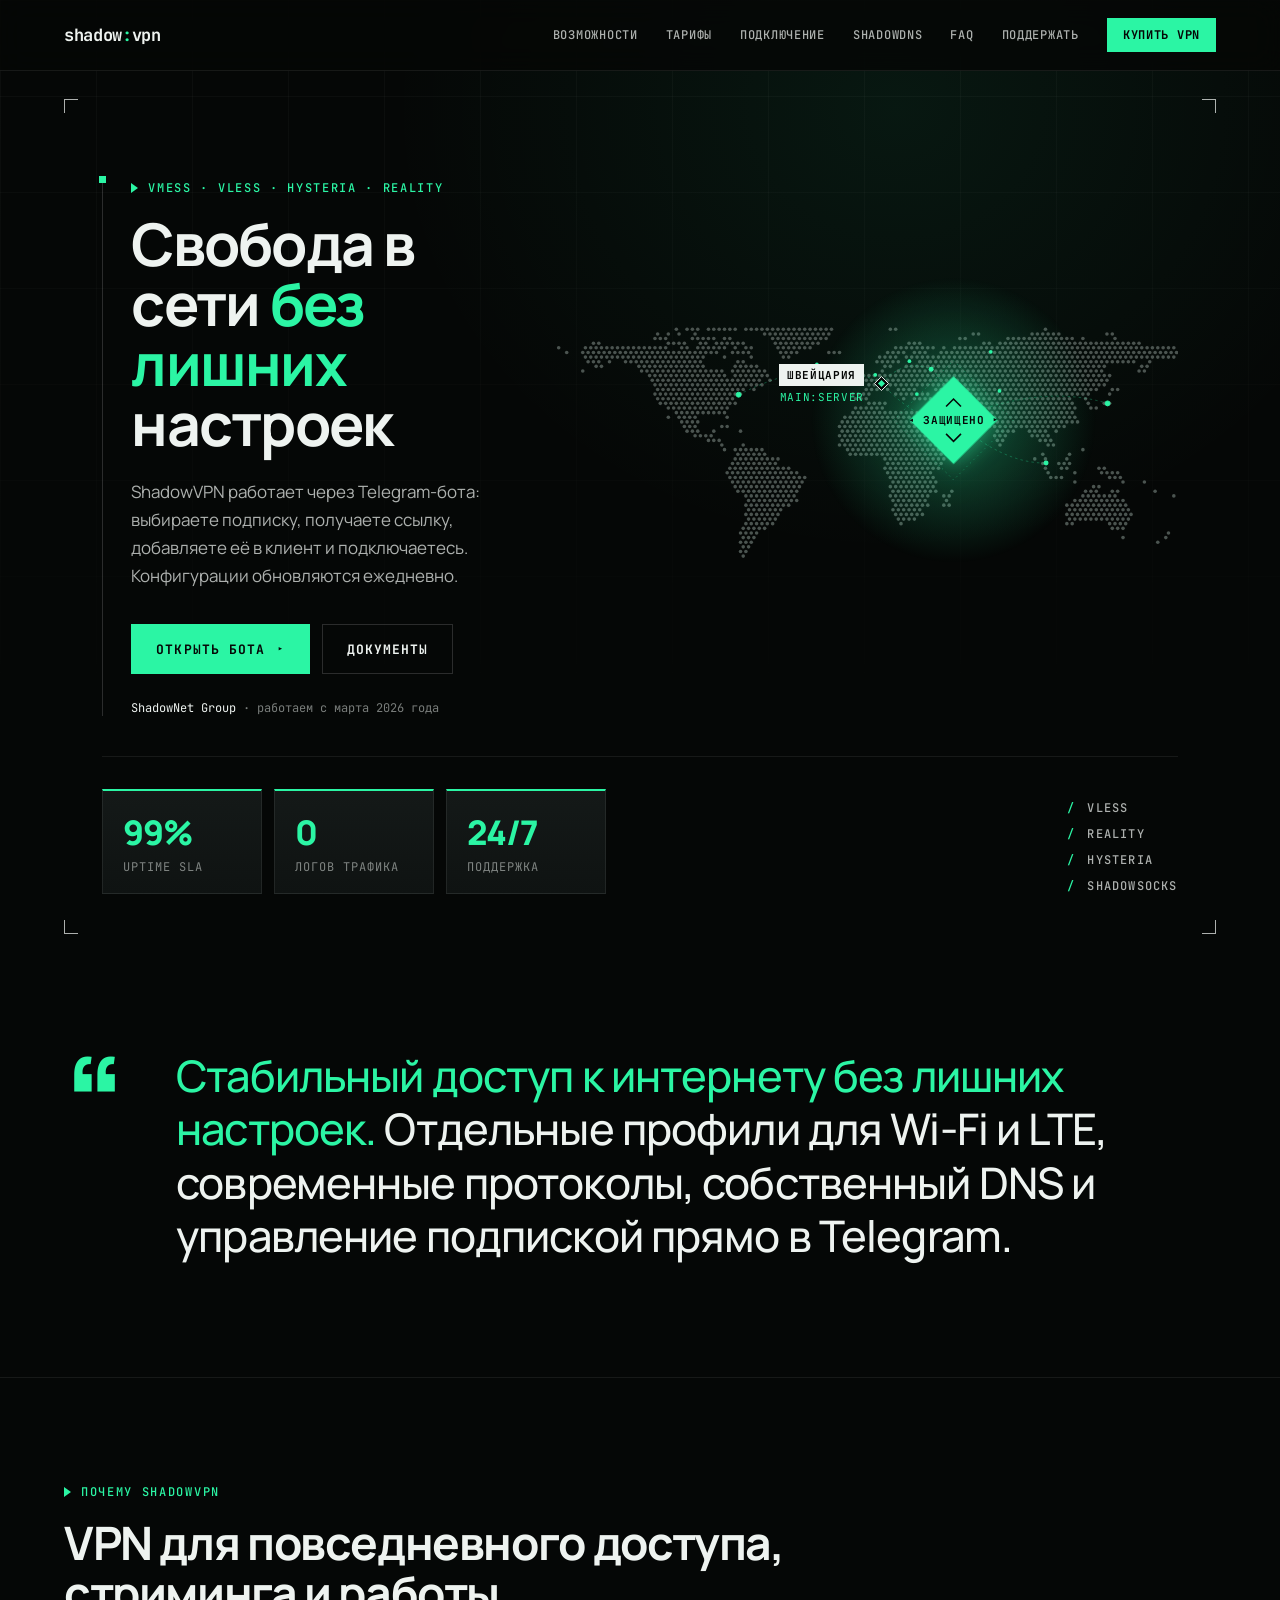
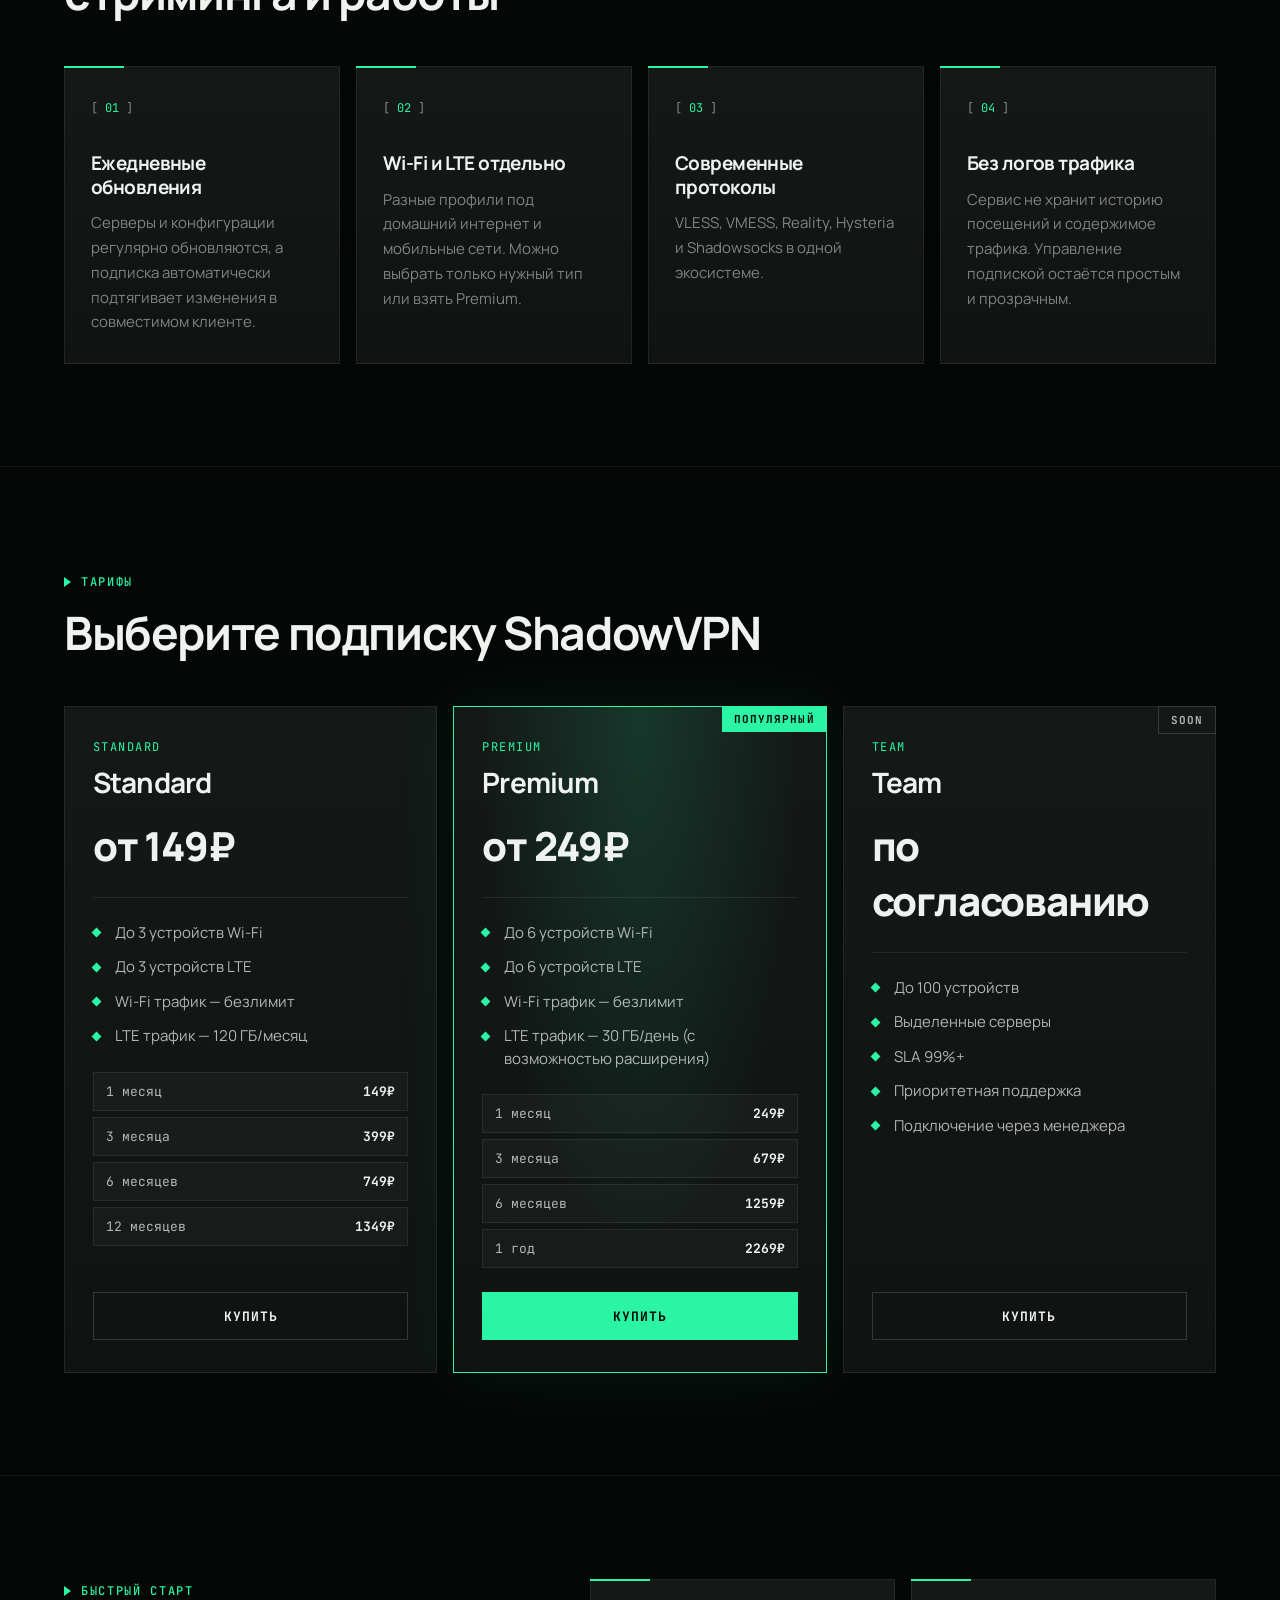
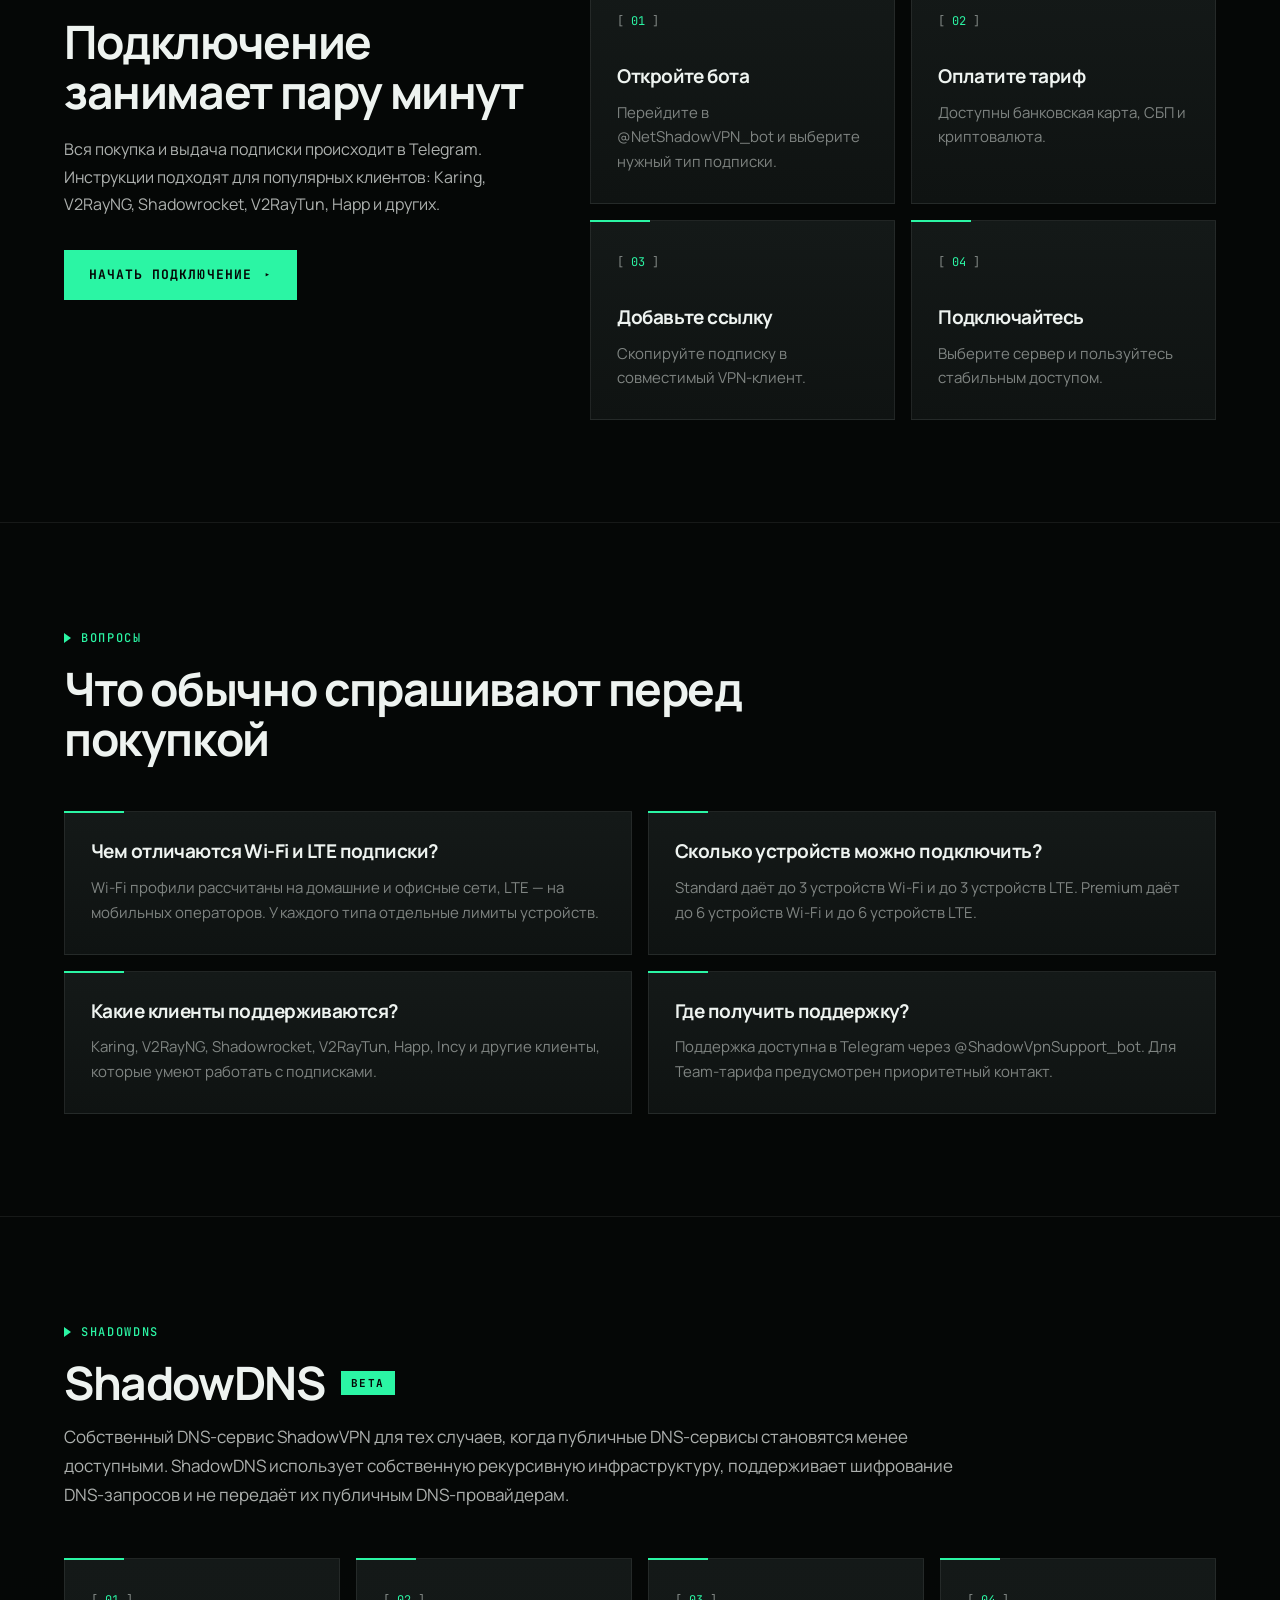
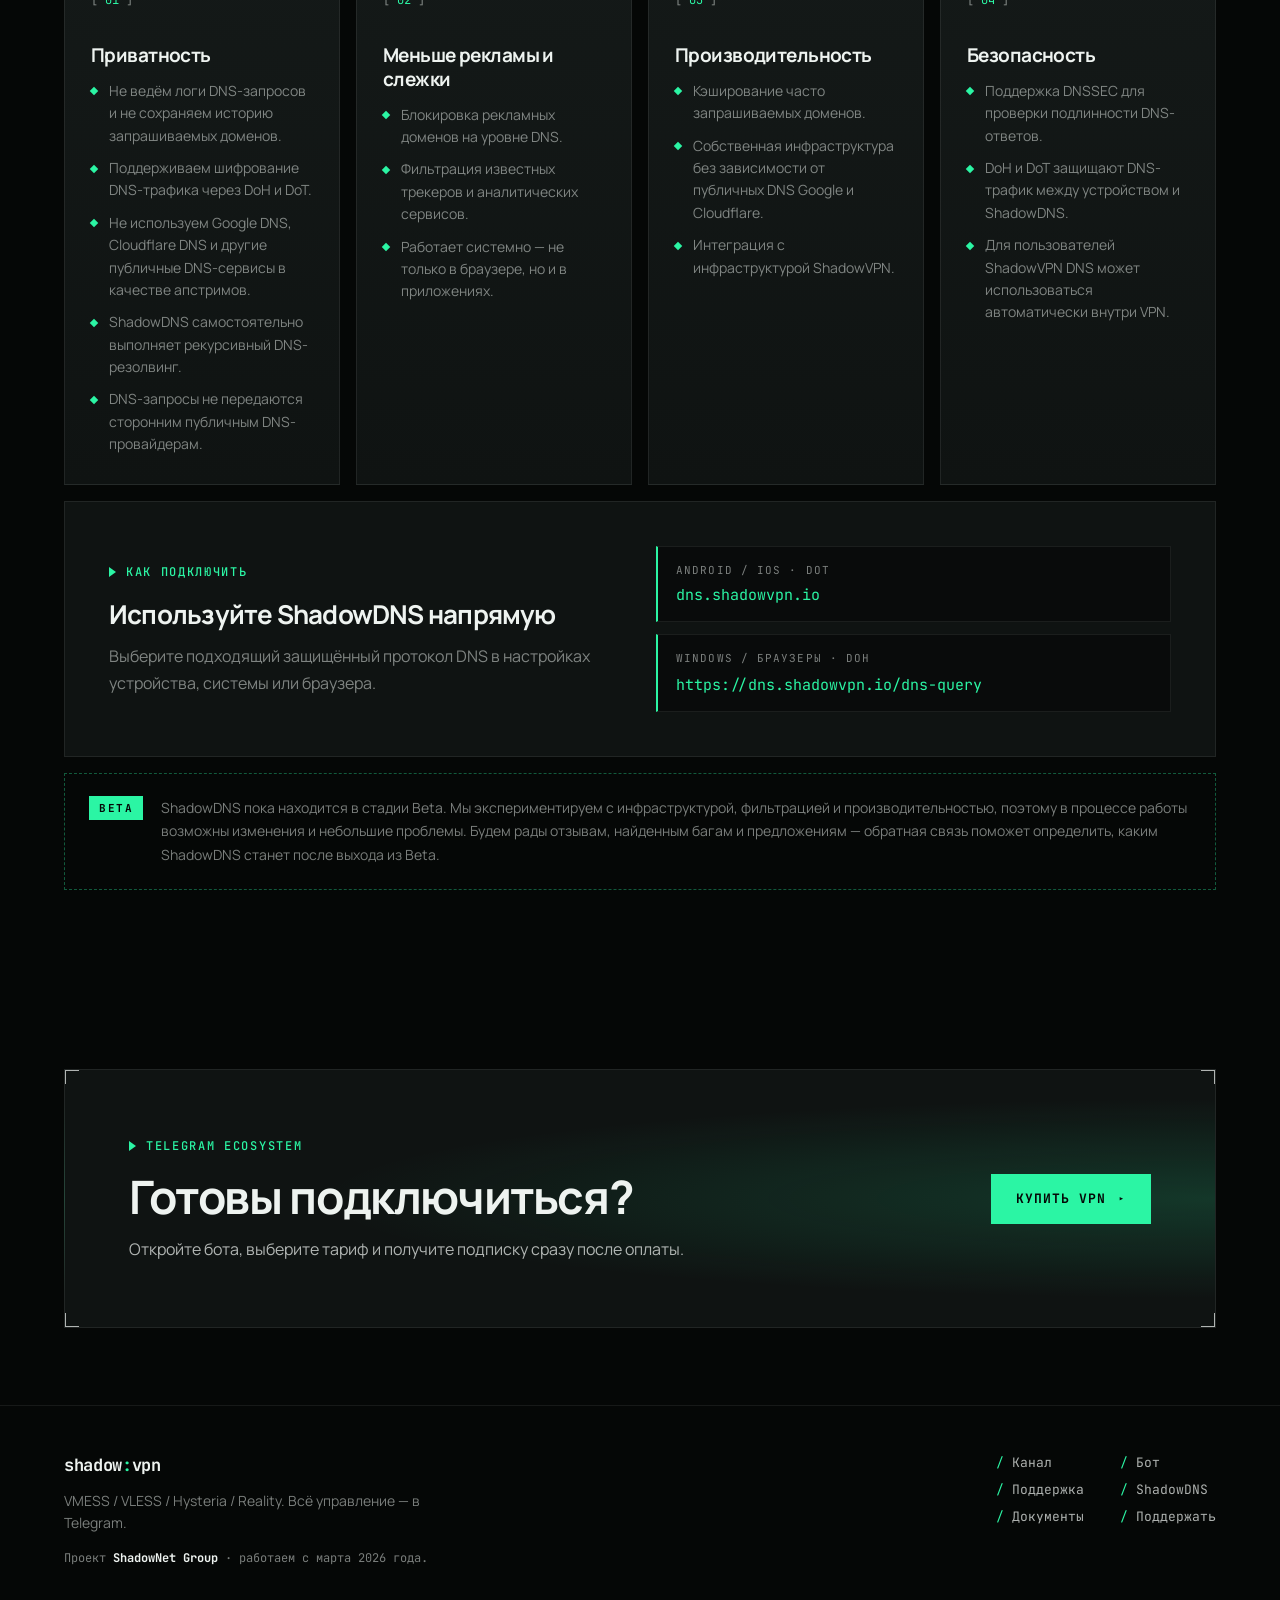
<file: index.html>
<!DOCTYPE html>
<html lang="ru">
<head>
  <meta charset="UTF-8">
  <meta name="viewport" content="width=device-width, initial-scale=1.0">
  <title>ShadowVPN — быстрый VPN в Telegram</title>
  <meta name="description" content="ShadowVPN — стабильный VPN с подписками Wi-Fi и LTE, ежедневными обновлениями конфигураций и управлением через Telegram.">
  <meta name="theme-color" content="#050706">
  <link rel="preconnect" href="https://fonts.googleapis.com">
  <link rel="preconnect" href="https://fonts.gstatic.com" crossorigin>
  <link href="https://fonts.googleapis.com/css2?family=Manrope:wght@400;500;600;700;800&family=JetBrains+Mono:wght@400;500;700&display=swap" rel="stylesheet">
  <link rel="stylesheet" href="style.css?v=20261018-2">
</head>
<body>
  <div class="page-bg" aria-hidden="true">
    <div class="grid-bg"></div>
  </div>

  <header class="site-header">
    <a class="logo" href="#home" aria-label="ShadowVPN">shadow<span>:</span>vpn</a>
    <button class="menu-toggle" type="button" aria-label="Открыть меню" aria-expanded="false">
      <span></span>
      <span></span>
      <span></span>
    </button>
    <nav class="nav" aria-label="Основная навигация">
      <a href="#advantages">Возможности</a>
      <a href="#plans">Тарифы</a>
      <a href="#setup">Подключение</a>
      <a href="#shadowdns">ShadowDNS</a>
      <a href="#faq">FAQ</a>
      <a href="donate.html">Поддержать</a>
      <a class="nav-cta" href="https://t.me/NetShadowVPN_bot" target="_blank" rel="noopener">Купить VPN</a>
    </nav>
  </header>

  <main>
    <section class="hero frame" id="home">
      <span class="corner tl"></span><span class="corner tr"></span><span class="corner bl"></span><span class="corner br"></span>
      <div class="hero-content reveal">
        <div class="eyebrow">VMESS · VLESS · Hysteria · Reality</div>
        <h1>Свобода в сети <span class="accent">без лишних</span> настроек</h1>
        <p class="hero-lead">ShadowVPN работает через Telegram-бота: выбираете подписку, получаете ссылку, добавляете её в клиент и подключаетесь. Конфигурации обновляются ежедневно.</p>
        <div class="hero-actions">
          <a class="btn btn-primary" href="https://t.me/NetShadowVPN_bot" target="_blank" rel="noopener">Открыть бота <i>▸</i></a>
          <a class="btn btn-secondary" href="https://docs.shadowvpn.io" target="_blank" rel="noopener">Документы</a>
        </div>
        <p class="brand-note"><span>ShadowNet Group</span> · работаем с марта 2026 года</p>
      </div>

      <div class="hero-map reveal" aria-hidden="true">
        <img src="assets/world-map.svg" alt="" width="1000" height="383">
        <svg class="map-overlay" viewBox="0 0 1000 383" preserveAspectRatio="xMidYMid meet">
          <defs>
            <radialGradient id="glow" cx="50%" cy="50%" r="50%">
              <stop offset="0" stop-color="#2bf5a4" stop-opacity=".35"/>
              <stop offset="1" stop-color="#2bf5a4" stop-opacity="0"/>
            </radialGradient>
          </defs>
          <circle cx="640" cy="150" r="230" fill="url(#glow)"/>
          <g class="routes">
            <path d="M524 91 Q 560 50 604 68"/>
            <path d="M524 91 Q 590 160 640 150"/>
            <path d="M604 68 Q 640 100 640 150"/>
            <path d="M640 150 Q 780 90 888 123"/>
            <path d="M640 150 Q 720 220 789 219"/>
            <path d="M294 109 Q 430 40 524 91"/>
          </g>
          <g class="nodes">
            <circle cx="604" cy="68" r="4"/>
            <circle cx="514" cy="77" r="3"/>
            <circle cx="569" cy="55" r="3"/>
            <circle cx="581" cy="108" r="3"/>
            <circle cx="714" cy="103" r="3"/>
            <circle cx="888" cy="123" r="4"/>
            <circle cx="789" cy="219" r="4"/>
            <circle cx="294" cy="109" r="4"/>
            <circle cx="700" cy="40" r="3"/>
            <circle cx="420" cy="60" r="3"/>
          </g>
          <g class="pulses">
            <circle cx="524" cy="91" r="4"/>
            <circle cx="888" cy="123" r="4"/>
            <circle cx="294" cy="109" r="4"/>
          </g>
          <g class="device">
            <rect x="516" y="83" width="16" height="16" transform="rotate(45 524 91)"/>
            <rect x="520" y="87" width="8" height="8" transform="rotate(45 524 91)"/>
          </g>
          <g class="shield">
            <rect x="590" y="100" width="100" height="100" transform="rotate(45 640 150)"/>
            <rect x="572" y="82" width="136" height="136" class="shield-outline" transform="rotate(45 640 150)"/>
            <path d="M628 128 l12 -12 l12 12" class="chev"/>
            <path d="M628 172 l12 12 l12 -12" class="chev"/>
          </g>
        </svg>
        <div class="map-tag device-tag"><b>Швейцария</b><span>main:server</span></div>
        <div class="map-tag shield-tag">◂ Защищено ▸</div>
      </div>

      <div class="hero-bottom">
        <dl class="hero-stats" aria-label="Показатели сервиса">
          <div><dt>99%</dt><dd>uptime SLA</dd></div>
          <div><dt>0</dt><dd>логов трафика</dd></div>
          <div><dt>24/7</dt><dd>поддержка</dd></div>
        </dl>
        <ul class="proto-list" aria-label="Протоколы">
          <li>VLESS</li>
          <li>Reality</li>
          <li>Hysteria</li>
          <li>Shadowsocks</li>
        </ul>
      </div>
    </section>

    <section class="manifest reveal" aria-label="О сервисе">
      <span class="quote-mark" aria-hidden="true">“</span>
      <p><span class="accent">Стабильный доступ к интернету без лишних настроек.</span> Отдельные профили для Wi-Fi и LTE, современные протоколы, собственный DNS и управление подпиской прямо в Telegram.</p>
    </section>

    <section class="section" id="advantages">
      <div class="section-head reveal">
        <div class="eyebrow">Почему ShadowVPN</div>
        <h2>VPN для повседневного доступа, стриминга и работы</h2>
      </div>
      <div class="feature-grid">
        <article class="feature-card reveal">
          <span class="feature-mark">01</span>
          <h3>Ежедневные обновления</h3>
          <p>Серверы и конфигурации регулярно обновляются, а подписка автоматически подтягивает изменения в совместимом клиенте.</p>
        </article>
        <article class="feature-card reveal">
          <span class="feature-mark">02</span>
          <h3>Wi-Fi и LTE отдельно</h3>
          <p>Разные профили под домашний интернет и мобильные сети. Можно выбрать только нужный тип или взять Premium.</p>
        </article>
        <article class="feature-card reveal">
          <span class="feature-mark">03</span>
          <h3>Современные протоколы</h3>
          <p>VLESS, VMESS, Reality, Hysteria и Shadowsocks в одной экосистеме.</p>
        </article>
        <article class="feature-card reveal">
          <span class="feature-mark">04</span>
          <h3>Без логов трафика</h3>
          <p>Сервис не хранит историю посещений и содержимое трафика. Управление подпиской остаётся простым и прозрачным.</p>
        </article>
      </div>
    </section>

    <section class="section plans-section" id="plans">
      <div class="section-head reveal">
        <div class="eyebrow">Тарифы</div>
        <h2>Выберите подписку ShadowVPN</h2>
      </div>

      <div class="plans-grid">
        <article class="plan-card reveal">
          <div class="plan-kicker">Standard</div>
          <h3>Standard</h3>
          <p class="plan-price">от 149₽</p>
          <ul>
            <li>До 3 устройств Wi-Fi</li>
            <li>До 3 устройств LTE</li>
            <li>Wi-Fi трафик — безлимит</li>
            <li>LTE трафик — 120 ГБ/месяц</li>
          </ul>
          <div class="price-options" aria-label="Цены Standard">
            <span>1 месяц <b>149₽</b></span>
            <span>3 месяца <b>399₽</b></span>
            <span>6 месяцев <b>749₽</b></span>
            <span>12 месяцев <b>1349₽</b></span>
          </div>
          <a class="plan-link" href="https://t.me/NetShadowVPN_bot" target="_blank" rel="noopener">Купить</a>
        </article>

        <article class="plan-card featured reveal">
          <div class="plan-badge">Популярный</div>
          <div class="plan-kicker">Premium</div>
          <h3>Premium</h3>
          <p class="plan-price">от 249₽</p>
          <ul>
            <li>До 6 устройств Wi-Fi</li>
            <li>До 6 устройств LTE</li>
            <li>Wi-Fi трафик — безлимит</li>
            <li>LTE трафик — 30 ГБ/день (с возможностью расширения)</li>
          </ul>
          <div class="price-options" aria-label="Цены Premium">
            <span>1 месяц <b>249₽</b></span>
            <span>3 месяца <b>679₽</b></span>
            <span>6 месяцев <b>1259₽</b></span>
            <span>1 год <b>2269₽</b></span>
          </div>
          <a class="plan-link primary" href="https://t.me/NetShadowVPN_bot" target="_blank" rel="noopener">Купить</a>
        </article>

        <article class="plan-card soon reveal">
          <div class="plan-badge muted">Soon</div>
          <div class="plan-kicker">Team</div>
          <h3>Team</h3>
          <p class="plan-price">по согласованию</p>
          <ul>
            <li>До 100 устройств</li>
            <li>Выделенные серверы</li>
            <li>SLA 99%+</li>
            <li>Приоритетная поддержка</li>
            <li>Подключение через менеджера</li>
          </ul>
          <a class="plan-link" href="https://t.me/NetShadowVPNSupport" target="_blank" rel="noopener">Купить</a>
        </article>
      </div>
    </section>

    <section class="section split" id="setup">
      <div class="split-copy reveal">
        <div class="eyebrow">Быстрый старт</div>
        <h2>Подключение занимает пару минут</h2>
        <p>Вся покупка и выдача подписки происходит в Telegram. Инструкции подходят для популярных клиентов: Karing, V2RayNG, Shadowrocket, V2RayTun, Happ и других.</p>
        <a class="btn btn-primary" href="https://t.me/NetShadowVPN_bot" target="_blank" rel="noopener">Начать подключение <i>▸</i></a>
      </div>
      <div class="steps">
        <article class="step reveal">
          <span>01</span>
          <h3>Откройте бота</h3>
          <p>Перейдите в @NetShadowVPN_bot и выберите нужный тип подписки.</p>
        </article>
        <article class="step reveal">
          <span>02</span>
          <h3>Оплатите тариф</h3>
          <p>Доступны банковская карта, СБП и криптовалюта.</p>
        </article>
        <article class="step reveal">
          <span>03</span>
          <h3>Добавьте ссылку</h3>
          <p>Скопируйте подписку в совместимый VPN-клиент.</p>
        </article>
        <article class="step reveal">
          <span>04</span>
          <h3>Подключайтесь</h3>
          <p>Выберите сервер и пользуйтесь стабильным доступом.</p>
        </article>
      </div>
    </section>

    <section class="section faq" id="faq">
      <div class="section-head reveal">
        <div class="eyebrow">Вопросы</div>
        <h2>Что обычно спрашивают перед покупкой</h2>
      </div>
      <div class="faq-grid">
        <article class="faq-item reveal">
          <h3>Чем отличаются Wi-Fi и LTE подписки?</h3>
          <p>Wi-Fi профили рассчитаны на домашние и офисные сети, LTE — на мобильных операторов. У каждого типа отдельные лимиты устройств.</p>
        </article>
        <article class="faq-item reveal">
          <h3>Сколько устройств можно подключить?</h3>
          <p>Standard даёт до 3 устройств Wi-Fi и до 3 устройств LTE. Premium даёт до 6 устройств Wi-Fi и до 6 устройств LTE.</p>
        </article>
        <article class="faq-item reveal">
          <h3>Какие клиенты поддерживаются?</h3>
          <p>Karing, V2RayNG, Shadowrocket, V2RayTun, Happ, Incy и другие клиенты, которые умеют работать с подписками.</p>
        </article>
        <article class="faq-item reveal">
          <h3>Где получить поддержку?</h3>
          <p>Поддержка доступна в Telegram через @ShadowVpnSupport_bot. Для Team-тарифа предусмотрен приоритетный контакт.</p>
        </article>
      </div>
    </section>

    <section class="section dns-section" id="shadowdns">
      <div class="section-head dns-hero reveal">
        <div class="eyebrow">ShadowDNS</div>
        <div class="dns-title-row">
          <h2>ShadowDNS</h2>
          <span class="dns-beta">BETA</span>
        </div>
        <p class="dns-lead">Собственный DNS-сервис ShadowVPN для тех случаев, когда публичные DNS-сервисы становятся менее доступными. ShadowDNS использует собственную рекурсивную инфраструктуру, поддерживает шифрование DNS-запросов и не передаёт их публичным DNS-провайдерам.</p>
      </div>

      <div class="feature-grid dns-grid">
        <article class="feature-card dns-card reveal">
          <span class="feature-mark">01</span>
          <h3>Приватность</h3>
          <ul>
            <li>Не ведём логи DNS-запросов и не сохраняем историю запрашиваемых доменов.</li>
            <li>Поддерживаем шифрование DNS-трафика через DoH и DoT.</li>
            <li>Не используем Google DNS, Cloudflare DNS и другие публичные DNS-сервисы в качестве апстримов.</li>
            <li>ShadowDNS самостоятельно выполняет рекурсивный DNS-резолвинг.</li>
            <li>DNS-запросы не передаются сторонним публичным DNS-провайдерам.</li>
          </ul>
        </article>

        <article class="feature-card dns-card reveal">
          <span class="feature-mark">02</span>
          <h3>Меньше рекламы и слежки</h3>
          <ul>
            <li>Блокировка рекламных доменов на уровне DNS.</li>
            <li>Фильтрация известных трекеров и аналитических сервисов.</li>
            <li>Работает системно — не только в браузере, но и в приложениях.</li>
          </ul>
        </article>

        <article class="feature-card dns-card reveal">
          <span class="feature-mark">03</span>
          <h3>Производительность</h3>
          <ul>
            <li>Кэширование часто запрашиваемых доменов.</li>
            <li>Собственная инфраструктура без зависимости от публичных DNS Google и Cloudflare.</li>
            <li>Интеграция с инфраструктурой ShadowVPN.</li>
          </ul>
        </article>

        <article class="feature-card dns-card reveal">
          <span class="feature-mark">04</span>
          <h3>Безопасность</h3>
          <ul>
            <li>Поддержка DNSSEC для проверки подлинности DNS-ответов.</li>
            <li>DoH и DoT защищают DNS-трафик между устройством и ShadowDNS.</li>
            <li>Для пользователей ShadowVPN DNS может использоваться автоматически внутри VPN.</li>
          </ul>
        </article>
      </div>

      <div class="dns-connect reveal">
        <div class="dns-connect-copy">
          <div class="eyebrow">Как подключить</div>
          <h3>Используйте ShadowDNS напрямую</h3>
          <p>Выберите подходящий защищённый протокол DNS в настройках устройства, системы или браузера.</p>
        </div>
        <div class="dns-endpoints">
          <div class="dns-endpoint">
            <span>Android / iOS · DoT</span>
            <code>dns.shadowvpn.io</code>
          </div>
          <div class="dns-endpoint">
            <span>Windows / браузеры · DoH</span>
            <a href="https://dns.shadowvpn.io/dns-query" target="_blank" rel="noopener"><code>https://dns.shadowvpn.io/dns-query</code></a>
          </div>
        </div>
      </div>

      <div class="dns-beta-note reveal">
        <span class="dns-beta">BETA</span>
        <p>ShadowDNS пока находится в стадии Beta. Мы экспериментируем с инфраструктурой, фильтрацией и производительностью, поэтому в процессе работы возможны изменения и небольшие проблемы. Будем рады отзывам, найденным багам и предложениям — обратная связь поможет определить, каким ShadowDNS станет после выхода из Beta.</p>
      </div>
    </section>

    <section class="cta-section frame reveal">
      <span class="corner tl"></span><span class="corner tr"></span><span class="corner bl"></span><span class="corner br"></span>
      <div>
        <div class="eyebrow">Telegram ecosystem</div>
        <h2>Готовы подключиться?</h2>
        <p>Откройте бота, выберите тариф и получите подписку сразу после оплаты.</p>
      </div>
      <a class="btn btn-primary" href="https://t.me/NetShadowVPN_bot" target="_blank" rel="noopener">Купить VPN <i>▸</i></a>
    </section>
  </main>

  <footer class="footer">
    <div>
      <a class="logo" href="#home">shadow<span>:</span>vpn</a>
      <p>VMESS / VLESS / Hysteria / Reality. Всё управление — в Telegram.</p>
      <p class="footer-brand">Проект <strong>ShadowNet Group</strong> · работаем с марта 2026 года.</p>
    </div>
    <div class="footer-links">
      <a href="https://t.me/ShadowVpn_net" target="_blank" rel="noopener">Канал</a>
      <a href="https://t.me/NetShadowVPN_bot" target="_blank" rel="noopener">Бот</a>
      <a href="https://t.me/ShadowVpnSupport_bot" target="_blank" rel="noopener">Поддержка</a>
      <a href="#shadowdns">ShadowDNS</a>
      <a href="https://docs.shadowvpn.io" target="_blank" rel="noopener">Документы</a>
      <a href="donate.html">Поддержать</a>
    </div>
  </footer>

  <script src="script.js"></script>
</body>
</html>
</file>
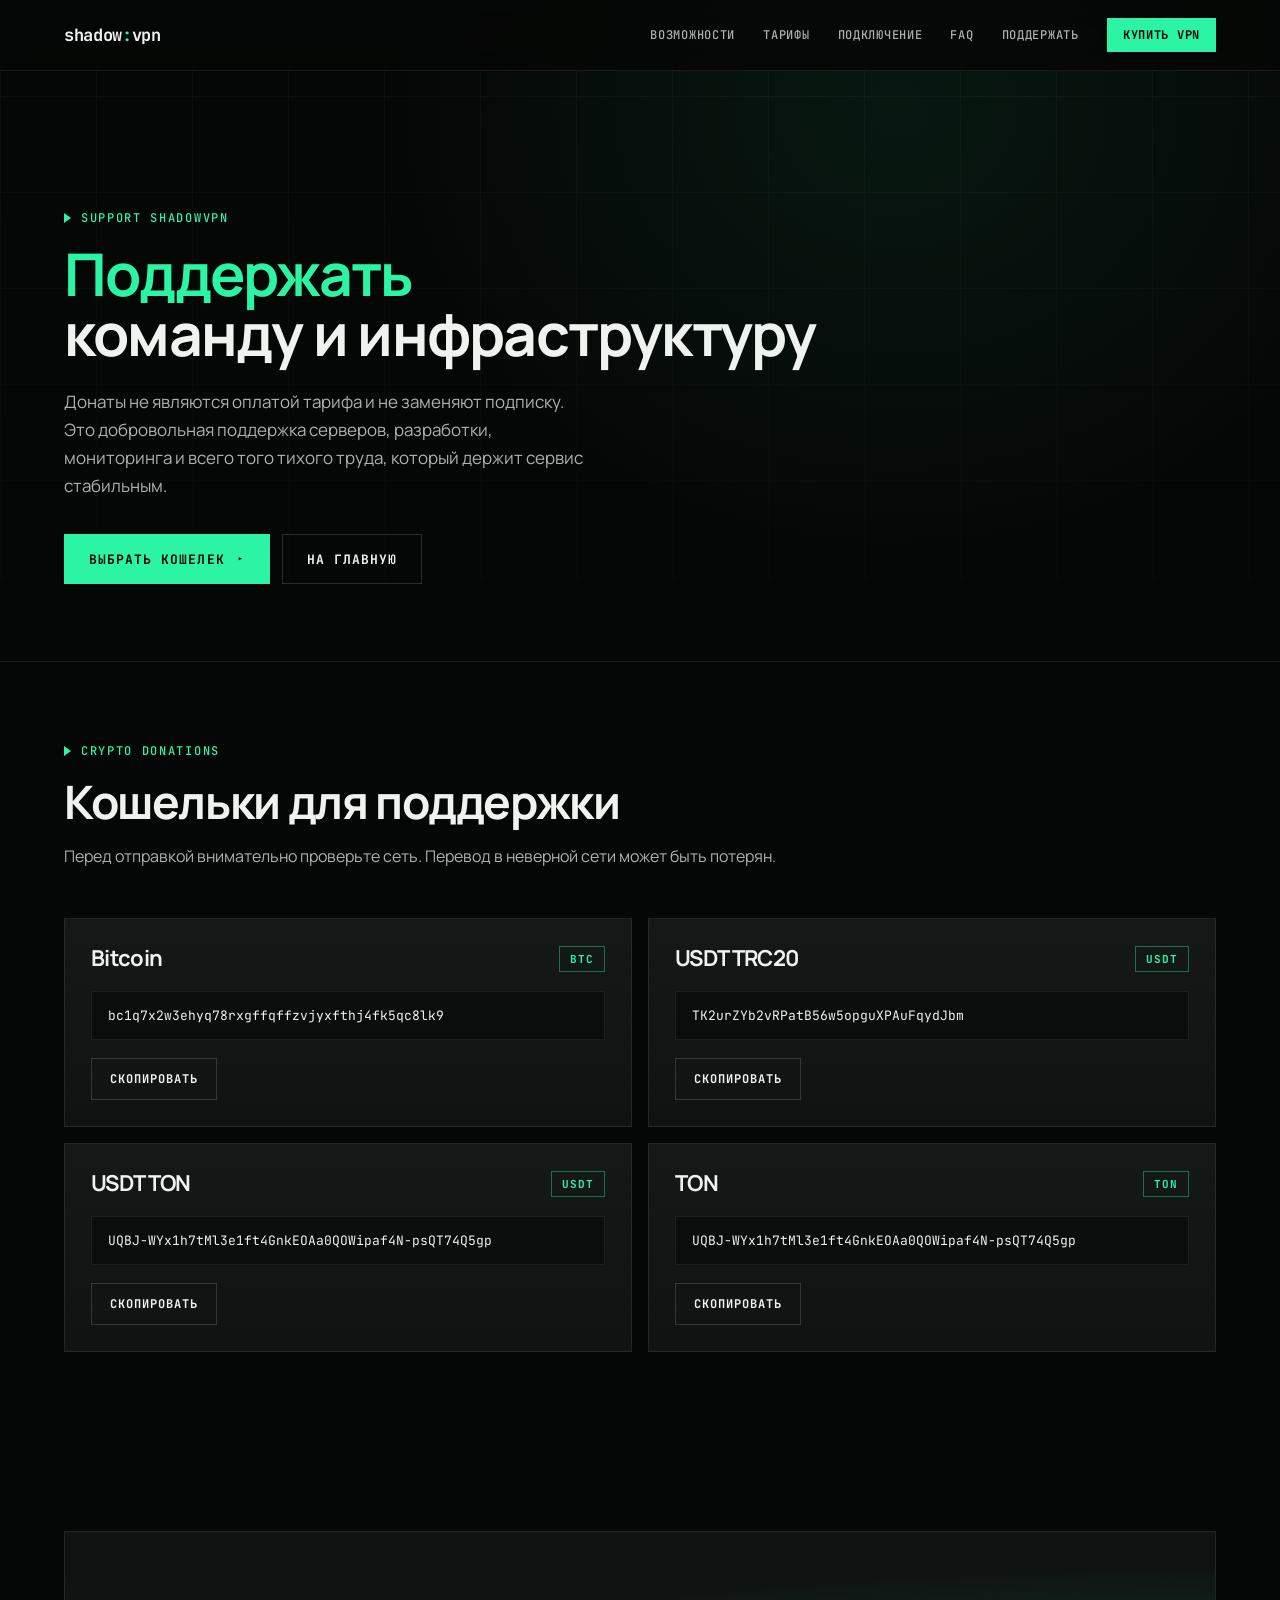
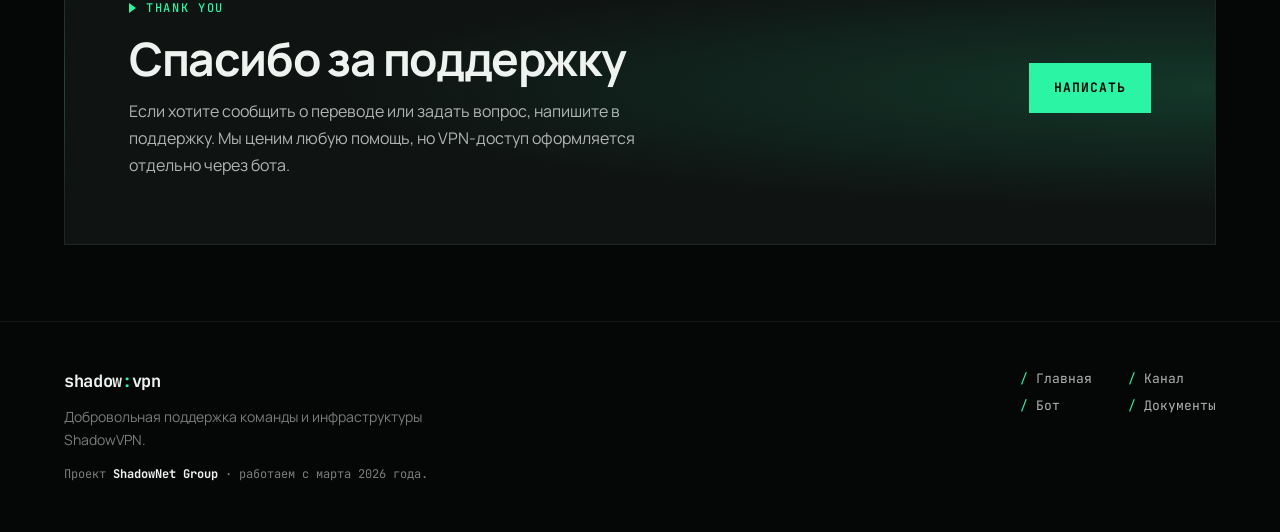
<file: donate.html>
<!DOCTYPE html>
<html lang="ru">
<head>
  <meta charset="UTF-8">
  <meta name="viewport" content="width=device-width, initial-scale=1.0">
  <title>Поддержать ShadowVPN</title>
  <meta name="description" content="Добровольная поддержка команды ShadowVPN: BTC, USDT TRC20, USDT TON и TON.">
  <link rel="preconnect" href="https://fonts.googleapis.com">
  <link rel="preconnect" href="https://fonts.gstatic.com" crossorigin>
  <link href="https://fonts.googleapis.com/css2?family=Manrope:wght@400;500;600;700;800&family=JetBrains+Mono:wght@400;500;700&display=swap" rel="stylesheet">
  <link rel="stylesheet" href="style.css?v=20261018-2">
</head>
<body>
  <div class="page-bg" aria-hidden="true">
    <div class="grid-bg"></div>
  </div>

  <header class="site-header">
    <a class="logo" href="index.html" aria-label="ShadowVPN">
      shadow<span>:</span>vpn
    </a>
    <button class="menu-toggle" type="button" aria-label="Открыть меню" aria-expanded="false">
      <span></span>
      <span></span>
      <span></span>
    </button>
    <nav class="nav" aria-label="Основная навигация">
      <a href="index.html#advantages">Возможности</a>
      <a href="index.html#plans">Тарифы</a>
      <a href="index.html#setup">Подключение</a>
      <a href="index.html#faq">FAQ</a>
      <a href="donate.html">Поддержать</a>
      <a class="nav-cta" href="https://t.me/NetShadowVPN_bot" target="_blank" rel="noopener">Купить VPN</a>
    </nav>
  </header>

  <main class="donate-page">
    <section class="donate-hero reveal">
      <div class="eyebrow">Support ShadowVPN</div>
      <h1><span class="accent">Поддержать</span><br>команду и инфраструктуру</h1>
      <p class="hero-lead">Донаты не являются оплатой тарифа и не заменяют подписку. Это добровольная поддержка серверов, разработки, мониторинга и всего того тихого труда, который держит сервис стабильным.</p>
      <div class="hero-actions">
        <a class="btn btn-primary" href="#wallets">Выбрать кошелек <i>▸</i></a>
        <a class="btn btn-secondary" href="index.html">На главную</a>
      </div>
    </section>

    <section class="section donate-section" id="wallets">
      <div class="section-head reveal">
        <div class="eyebrow">Crypto donations</div>
        <h2>Кошельки для поддержки</h2>
        <p>Перед отправкой внимательно проверьте сеть. Перевод в неверной сети может быть потерян.</p>
      </div>

      <div class="donate-grid">
        <article class="donate-card reveal">
          <div class="donate-card-head">
            <h3>Bitcoin</h3>
            <span class="wallet-tag">BTC</span>
          </div>
          <code class="wallet-address">bc1q7x2w3ehyq78rxgffqffzvjyxfthj4fk5qc8lk9</code>
          <button class="copy-btn" type="button" data-copy-wallet>Скопировать</button>
        </article>

        <article class="donate-card reveal">
          <div class="donate-card-head">
            <h3>USDT TRC20</h3>
            <span class="wallet-tag">USDT</span>
          </div>
          <code class="wallet-address">TK2urZYb2vRPatB56w5opguXPAuFqydJbm</code>
          <button class="copy-btn" type="button" data-copy-wallet>Скопировать</button>
        </article>

        <article class="donate-card reveal">
          <div class="donate-card-head">
            <h3>USDT TON</h3>
            <span class="wallet-tag">USDT</span>
          </div>
          <code class="wallet-address">UQBJ-WYx1h7tMl3e1ft4GnkEOAa0QOWipaf4N-psQT74Q5gp</code>
          <button class="copy-btn" type="button" data-copy-wallet>Скопировать</button>
        </article>

        <article class="donate-card reveal">
          <div class="donate-card-head">
            <h3>TON</h3>
            <span class="wallet-tag">TON</span>
          </div>
          <code class="wallet-address">UQBJ-WYx1h7tMl3e1ft4GnkEOAa0QOWipaf4N-psQT74Q5gp</code>
          <button class="copy-btn" type="button" data-copy-wallet>Скопировать</button>
        </article>
      </div>
    </section>

    <section class="cta-section donate-note reveal">
      <div>
        <div class="eyebrow">Thank you</div>
        <h2>Спасибо за поддержку</h2>
        <p>Если хотите сообщить о переводе или задать вопрос, напишите в поддержку. Мы ценим любую помощь, но VPN-доступ оформляется отдельно через бота.</p>
      </div>
      <a class="btn btn-primary" href="https://t.me/ShadowVpnSupport_bot" target="_blank" rel="noopener">Написать</a>
    </section>
  </main>

  <footer class="footer">
    <div>
      <a class="logo" href="index.html">shadow<span>:</span>vpn</a>
      <p>Добровольная поддержка команды и инфраструктуры ShadowVPN.</p>
      <p class="footer-brand">Проект <strong>ShadowNet Group</strong> · работаем с марта 2026 года.</p>
    </div>
    <div class="footer-links">
      <a href="index.html">Главная</a>
      <a href="https://t.me/ShadowVpn_net" target="_blank" rel="noopener">Канал</a>
      <a href="https://t.me/NetShadowVPN_bot" target="_blank" rel="noopener">Бот</a>
      <a href="https://docs.shadowvpn.io" target="_blank" rel="noopener">Документы</a>
    </div>
  </footer>

  <script src="script.js"></script>
</body>
</html>
</file>
<file: style.css>
*, *::before, *::after {
  box-sizing: border-box;
  margin: 0;
  padding: 0;
}

:root {
  --black: #050706;
  --surface: #0b0e0d;
  --card: #0f1312;
  --card-2: #141918;
  --accent: #2bf5a4;
  --accent-d: #1fc985;
  --accent-soft: rgba(43, 245, 164, .12);
  --text: #eef3f0;
  --muted: rgba(238, 243, 240, .5);
  --muted-2: rgba(238, 243, 240, .72);
  --border: rgba(238, 243, 240, .08);
  --border-2: rgba(238, 243, 240, .16);
  --mono: "JetBrains Mono", ui-monospace, monospace;
  --sans: "Manrope", system-ui, sans-serif;
  --pad: clamp(18px, 5vw, 72px);
}

html {
  scroll-behavior: smooth;
}

body {
  min-height: 100vh;
  font-family: var(--sans);
  color: var(--text);
  background: var(--black);
  overflow-x: hidden;
}

::selection {
  background: var(--accent);
  color: var(--black);
}

a {
  color: inherit;
}

img {
  display: block;
  max-width: 100%;
}

.page-bg {
  position: fixed;
  inset: 0;
  z-index: -1;
  pointer-events: none;
  background:
    radial-gradient(ellipse at 70% 12%, rgba(43, 245, 164, .07), transparent 40%),
    var(--black);
}

.grid-bg {
  position: absolute;
  inset: 0;
  background-image:
    linear-gradient(var(--border) 1px, transparent 1px),
    linear-gradient(90deg, var(--border) 1px, transparent 1px);
  background-size: 96px 96px;
  opacity: .45;
  mask-image: linear-gradient(180deg, #000, transparent 85%);
}

/* ---------- Header ---------- */

.site-header {
  position: sticky;
  top: 0;
  z-index: 50;
  display: flex;
  align-items: center;
  justify-content: space-between;
  gap: 24px;
  padding: 18px var(--pad);
  background: rgba(5, 7, 6, .82);
  backdrop-filter: blur(14px);
  border-bottom: 1px solid var(--border);
}

.logo {
  font-family: var(--mono);
  font-weight: 700;
  font-size: 17px;
  letter-spacing: -.02em;
  text-decoration: none;
  color: var(--text);
}

.logo span {
  color: var(--accent);
}

.nav {
  display: flex;
  align-items: center;
  gap: 4px;
}

.nav a {
  padding: 8px 12px;
  font-family: var(--mono);
  font-size: 12px;
  font-weight: 500;
  letter-spacing: .06em;
  text-transform: uppercase;
  text-decoration: none;
  color: var(--muted-2);
  transition: color .2s ease;
}

.nav a:hover {
  color: var(--accent);
}

.nav .nav-cta {
  margin-left: 12px;
  padding: 9px 16px;
  color: var(--black);
  background: var(--accent);
  font-weight: 700;
}

.nav .nav-cta:hover {
  color: var(--black);
  background: #fff;
}

.menu-toggle {
  display: none;
  width: 42px;
  height: 42px;
  border: 1px solid var(--border-2);
  background: transparent;
  cursor: pointer;
}

.menu-toggle span {
  display: block;
  width: 18px;
  height: 2px;
  margin: 4px auto;
  background: var(--text);
}

/* ---------- Common ---------- */

.eyebrow {
  display: inline-flex;
  align-items: center;
  gap: 10px;
  margin-bottom: 18px;
  font-family: var(--mono);
  font-size: 12px;
  font-weight: 500;
  letter-spacing: .14em;
  text-transform: uppercase;
  color: var(--accent);
}

.eyebrow::before {
  content: "";
  width: 0;
  height: 0;
  border-top: 5px solid transparent;
  border-bottom: 5px solid transparent;
  border-left: 7px solid var(--accent);
}

h1, h2, h3 {
  font-weight: 700;
  letter-spacing: -.03em;
}

h1 {
  font-size: clamp(40px, 4.6vw, 66px);
  line-height: 1.02;
}

h2 {
  font-size: clamp(30px, 3.6vw, 50px);
  line-height: 1.08;
}

h3 {
  font-size: 19px;
  line-height: 1.25;
}

.accent {
  color: var(--accent);
}

.frame {
  position: relative;
}

.corner {
  position: absolute;
  width: 14px;
  height: 14px;
  border-color: var(--muted-2);
  border-style: solid;
  border-width: 0;
  pointer-events: none;
}

.corner.tl { top: 0; left: 0; border-top-width: 1px; border-left-width: 1px; }
.corner.tr { top: 0; right: 0; border-top-width: 1px; border-right-width: 1px; }
.corner.bl { bottom: 0; left: 0; border-bottom-width: 1px; border-left-width: 1px; }
.corner.br { bottom: 0; right: 0; border-bottom-width: 1px; border-right-width: 1px; }

.btn {
  display: inline-flex;
  align-items: center;
  justify-content: center;
  gap: 12px;
  min-height: 50px;
  padding: 0 24px;
  font-family: var(--mono);
  font-size: 13px;
  font-weight: 700;
  letter-spacing: .08em;
  text-transform: uppercase;
  text-decoration: none;
  border: 1px solid transparent;
  transition: background .2s ease, color .2s ease, border-color .2s ease, box-shadow .2s ease;
}

.btn i {
  font-style: normal;
  font-size: 11px;
}

.btn-primary {
  color: var(--black);
  background: var(--accent);
  box-shadow: 0 0 0 rgba(43, 245, 164, 0);
}

.btn-primary:hover {
  background: #fff;
  box-shadow: 0 0 32px rgba(43, 245, 164, .35);
}

.btn-secondary {
  color: var(--text);
  border-color: var(--border-2);
}

.btn-secondary:hover {
  color: var(--accent);
  border-color: var(--accent);
}

/* ---------- Hero ---------- */

.hero {
  display: grid;
  grid-template-columns: minmax(0, .8fr) minmax(0, 1.2fr);
  align-items: center;
  gap: 40px;
  margin: 28px var(--pad) 0;
  padding: clamp(40px, 6vw, 80px) clamp(20px, 3vw, 44px) 0;
  min-height: calc(100vh - 110px);
}

.hero-content {
  position: relative;
  padding-left: 28px;
  border-left: 1px solid var(--border-2);
}

.hero-content::before {
  content: "";
  position: absolute;
  left: -4px;
  top: 0;
  width: 7px;
  height: 7px;
  background: var(--accent);
}

.hero-lead {
  max-width: 520px;
  margin-top: 24px;
  font-size: 17px;
  line-height: 1.65;
  color: var(--muted-2);
}

.hero-actions {
  display: flex;
  flex-wrap: wrap;
  gap: 12px;
  margin-top: 34px;
}

.brand-note {
  margin-top: 26px;
  font-family: var(--mono);
  font-size: 12px;
  color: var(--muted);
}

.brand-note span {
  color: var(--text);
}

.hero-map {
  position: relative;
  aspect-ratio: 1000 / 383;
}

.hero-map img,
.map-overlay {
  position: absolute;
  inset: 0;
  width: 100%;
  height: 100%;
}

.map-overlay {
  overflow: visible;
}

.map-overlay .routes path {
  fill: none;
  stroke: var(--accent);
  stroke-width: 1;
  stroke-opacity: .45;
  stroke-dasharray: 4 5;
  animation: dash 3s linear infinite;
}

.map-overlay .nodes circle {
  fill: var(--accent);
}

.map-overlay .pulses circle {
  fill: none;
  stroke: var(--accent);
  stroke-width: 1.5;
  transform-box: fill-box;
  transform-origin: center;
  animation: pulse 2.6s ease-out infinite;
}

.map-overlay .pulses circle:nth-child(2) { animation-delay: .9s; }
.map-overlay .pulses circle:nth-child(3) { animation-delay: 1.7s; }

.map-overlay .device rect:first-child {
  fill: var(--black);
  stroke: var(--text);
  stroke-width: 1.5;
}

.map-overlay .device rect:last-child {
  fill: var(--accent);
}

.map-overlay .shield rect:first-child {
  fill: var(--accent);
  filter: drop-shadow(0 0 18px rgba(43, 245, 164, .55));
}

.map-overlay .shield-outline {
  fill: none;
  stroke: var(--accent);
  stroke-opacity: .5;
  stroke-dasharray: 2 6;
}

.map-overlay .chev {
  fill: none;
  stroke: var(--black);
  stroke-width: 2.5;
}

.map-tag {
  position: absolute;
  font-family: var(--mono);
  font-size: 11px;
  letter-spacing: .06em;
  text-transform: uppercase;
  white-space: nowrap;
}

.device-tag {
  right: calc(100% - 52.4% + 18px);
  top: 23.8%;
  transform: translateY(-50%);
  display: grid;
  gap: 4px;
  text-align: right;
}

.device-tag b {
  padding: 4px 8px;
  color: var(--black);
  background: var(--text);
  font-weight: 700;
}

.device-tag span {
  color: var(--accent);
}

.shield-tag {
  left: 64%;
  top: 39.2%;
  transform: translate(-50%, -50%);
  color: var(--black);
  font-weight: 700;
}

.hero-bottom {
  grid-column: 1 / -1;
  display: flex;
  align-items: flex-end;
  justify-content: space-between;
  gap: 24px;
  padding: 32px 0 40px;
  border-top: 1px solid var(--border);
}

.hero-stats {
  display: flex;
  flex-wrap: wrap;
  gap: 12px;
}

.hero-stats div {
  min-width: 160px;
  padding: 18px 20px;
  background: linear-gradient(180deg, var(--card-2), var(--card));
  border: 1px solid var(--border);
  border-top: 2px solid var(--accent);
}

.hero-stats dt {
  font-size: 34px;
  font-weight: 800;
  letter-spacing: -.03em;
  color: var(--accent);
}

.hero-stats dd {
  margin-top: 4px;
  font-family: var(--mono);
  font-size: 12px;
  text-transform: uppercase;
  letter-spacing: .08em;
  color: var(--muted);
}

.proto-list {
  list-style: none;
  display: grid;
  gap: 10px;
  font-family: var(--mono);
  font-size: 12px;
  font-weight: 500;
  letter-spacing: .1em;
  text-transform: uppercase;
  color: var(--muted-2);
}

.proto-list li::before {
  content: "/";
  margin-right: 12px;
  color: var(--accent);
}

/* ---------- Manifest ---------- */

.manifest {
  display: grid;
  grid-template-columns: auto 1fr;
  gap: clamp(20px, 4vw, 60px);
  padding: clamp(70px, 9vw, 130px) var(--pad);
}

.quote-mark {
  font-size: clamp(80px, 10vw, 140px);
  font-weight: 800;
  line-height: .8;
  color: var(--accent);
}

.manifest p {
  max-width: 1080px;
  font-size: clamp(26px, 3.4vw, 46px);
  font-weight: 500;
  line-height: 1.22;
  letter-spacing: -.02em;
}

/* ---------- Sections ---------- */

.section {
  padding: clamp(60px, 8vw, 110px) var(--pad);
  border-top: 1px solid var(--border);
}

.section-head {
  max-width: 820px;
  margin-bottom: 48px;
}

.section-head p {
  margin-top: 16px;
  line-height: 1.7;
  color: var(--muted-2);
}

.feature-grid {
  display: grid;
  grid-template-columns: repeat(4, minmax(0, 1fr));
  gap: 16px;
}

.feature-card,
.step,
.faq-item {
  position: relative;
  padding: 28px 26px;
  background: linear-gradient(180deg, var(--card-2), var(--card));
  border: 1px solid var(--border);
  transition: border-color .25s ease, transform .25s ease;
}

.feature-card::before,
.step::before,
.faq-item::before {
  content: "";
  position: absolute;
  top: -1px;
  left: -1px;
  width: 60px;
  height: 2px;
  background: var(--accent);
  transition: width .35s ease;
}

.feature-card:hover,
.step:hover,
.faq-item:hover,
.donate-card:hover {
  border-color: rgba(43, 245, 164, .35);
  transform: translateY(-3px);
}

.feature-card:hover::before,
.step:hover::before,
.faq-item:hover::before {
  width: calc(100% + 2px);
}

.feature-mark,
.step span {
  display: inline-block;
  margin-bottom: 36px;
  font-family: var(--mono);
  font-size: 12px;
  color: var(--accent);
}

.feature-mark::before,
.step span::before {
  content: "[ ";
  color: var(--muted);
}

.feature-mark::after,
.step span::after {
  content: " ]";
  color: var(--muted);
}

.feature-card h3,
.step h3,
.faq-item h3 {
  margin-bottom: 12px;
}

.feature-card p,
.step p,
.faq-item p {
  font-size: 15px;
  line-height: 1.65;
  color: var(--muted);
}

/* ---------- Plans ---------- */

.plans-grid {
  display: grid;
  grid-template-columns: repeat(3, minmax(0, 1fr));
  gap: 16px;
  align-items: stretch;
}

.plan-card {
  position: relative;
  display: flex;
  flex-direction: column;
  padding: 32px 28px;
  background: linear-gradient(180deg, var(--card-2), var(--card));
  border: 1px solid var(--border);
}

.plan-card.featured {
  border-color: var(--accent);
  background:
    radial-gradient(ellipse at 50% 0%, rgba(43, 245, 164, .14), transparent 60%),
    linear-gradient(180deg, var(--card-2), var(--card));
  box-shadow: 0 0 60px rgba(43, 245, 164, .08);
}

.plan-badge {
  position: absolute;
  top: -1px;
  right: -1px;
  padding: 6px 12px;
  font-family: var(--mono);
  font-size: 11px;
  font-weight: 700;
  letter-spacing: .1em;
  text-transform: uppercase;
  color: var(--black);
  background: var(--accent);
}

.plan-badge.muted {
  color: var(--muted-2);
  background: var(--card-2);
  border: 1px solid var(--border-2);
}

.plan-card.soon {
  opacity: .7;
}

.plan-kicker {
  font-family: var(--mono);
  font-size: 12px;
  letter-spacing: .12em;
  text-transform: uppercase;
  color: var(--accent);
}

.plan-card h3 {
  margin-top: 10px;
  font-size: 28px;
}

.plan-price {
  margin: 18px 0 24px;
  padding-bottom: 24px;
  font-size: 40px;
  font-weight: 800;
  letter-spacing: -.03em;
  border-bottom: 1px solid var(--border);
}

.plan-card ul {
  list-style: none;
  display: grid;
  gap: 12px;
  margin-bottom: 24px;
}

.plan-card li {
  position: relative;
  padding-left: 22px;
  font-size: 15px;
  line-height: 1.5;
  color: var(--muted-2);
}

.plan-card li::before {
  content: "";
  position: absolute;
  left: 0;
  top: .5em;
  width: 7px;
  height: 7px;
  background: var(--accent);
  transform: rotate(45deg);
}

.price-options {
  display: grid;
  gap: 6px;
  margin-bottom: 24px;
}

.price-options span {
  display: flex;
  justify-content: space-between;
  padding: 10px 12px;
  font-family: var(--mono);
  font-size: 13px;
  color: var(--muted-2);
  background: rgba(238, 243, 240, .03);
  border: 1px solid var(--border);
}

.price-options b {
  color: var(--text);
}

.plan-link {
  margin-top: auto;
  display: flex;
  align-items: center;
  justify-content: center;
  min-height: 48px;
  font-family: var(--mono);
  font-size: 13px;
  font-weight: 700;
  letter-spacing: .08em;
  text-transform: uppercase;
  text-decoration: none;
  border: 1px solid var(--border-2);
  transition: all .2s ease;
}

.plan-link:hover {
  color: var(--accent);
  border-color: var(--accent);
}

.plan-link.primary {
  color: var(--black);
  background: var(--accent);
  border-color: var(--accent);
}

.plan-link.primary:hover {
  color: var(--black);
  background: #fff;
  border-color: #fff;
}

/* ---------- Setup ---------- */

.split {
  display: grid;
  grid-template-columns: minmax(0, .85fr) minmax(0, 1.15fr);
  gap: clamp(32px, 5vw, 80px);
  align-items: start;
}

.split-copy {
  position: sticky;
  top: 110px;
}

.split-copy p {
  margin: 20px 0 32px;
  line-height: 1.7;
  color: var(--muted-2);
}

.steps {
  display: grid;
  grid-template-columns: repeat(2, minmax(0, 1fr));
  gap: 16px;
}

/* ---------- FAQ ---------- */

.faq-grid {
  display: grid;
  grid-template-columns: repeat(2, minmax(0, 1fr));
  gap: 16px;
}

/* ---------- CTA ---------- */

.cta-section {
  display: flex;
  align-items: center;
  justify-content: space-between;
  gap: 32px;
  margin: clamp(40px, 6vw, 80px) var(--pad);
  padding: clamp(36px, 5vw, 64px);
  background:
    radial-gradient(ellipse at 100% 50%, rgba(43, 245, 164, .16), transparent 55%),
    var(--card);
  border: 1px solid var(--border);
}

.cta-section p {
  max-width: 560px;
  margin-top: 14px;
  line-height: 1.7;
  color: var(--muted-2);
}

/* ---------- Donate ---------- */

.donate-page {
  padding-top: 20px;
}

.donate-hero {
  max-width: 900px;
  padding: clamp(60px, 9vw, 120px) var(--pad) clamp(40px, 6vw, 80px);
}

.donate-section {
  padding-top: clamp(50px, 6vw, 80px);
}

.donate-grid {
  display: grid;
  grid-template-columns: repeat(2, minmax(0, 1fr));
  gap: 16px;
}

.donate-card {
  display: grid;
  gap: 18px;
  padding: 26px;
  background: linear-gradient(180deg, var(--card-2), var(--card));
  border: 1px solid var(--border);
  transition: border-color .25s ease, transform .25s ease;
}

.donate-card-head {
  display: flex;
  align-items: center;
  justify-content: space-between;
  gap: 12px;
}

.donate-card h3 {
  font-size: 22px;
}

.wallet-tag {
  padding: 5px 10px;
  font-family: var(--mono);
  font-size: 11px;
  font-weight: 700;
  letter-spacing: .1em;
  color: var(--accent);
  border: 1px solid rgba(43, 245, 164, .4);
}

.wallet-address {
  display: block;
  padding: 14px 16px;
  font-family: var(--mono);
  font-size: 13px;
  line-height: 1.5;
  word-break: break-all;
  color: var(--text);
  background: rgba(0, 0, 0, .4);
  border: 1px solid var(--border);
}

.copy-btn {
  justify-self: start;
  min-height: 42px;
  padding: 0 18px;
  font-family: var(--mono);
  font-size: 12px;
  font-weight: 700;
  letter-spacing: .08em;
  text-transform: uppercase;
  color: var(--text);
  background: transparent;
  border: 1px solid var(--border-2);
  cursor: pointer;
  transition: all .2s ease;
}

.copy-btn:hover {
  color: var(--accent);
  border-color: var(--accent);
}

.copy-btn.copied {
  color: var(--black);
  background: var(--accent);
  border-color: var(--accent);
}

/* ---------- Footer ---------- */

.footer {
  display: flex;
  justify-content: space-between;
  gap: 32px;
  padding: 48px var(--pad);
  border-top: 1px solid var(--border);
}

.footer p {
  max-width: 420px;
  margin-top: 14px;
  font-size: 14px;
  line-height: 1.6;
  color: var(--muted);
}

.footer .footer-brand {
  font-family: var(--mono);
  font-size: 12px;
}

.footer .footer-brand strong {
  color: var(--text);
}

.footer-links {
  display: grid;
  grid-template-columns: repeat(2, auto);
  gap: 10px 36px;
  align-content: start;
}

.footer-links a {
  font-family: var(--mono);
  font-size: 13px;
  text-decoration: none;
  color: var(--muted-2);
  transition: color .2s ease;
}

.footer-links a::before {
  content: "/ ";
  color: var(--accent);
}

.footer-links a:hover {
  color: var(--accent);
}

/* ---------- ShadowDNS ---------- */

.dns-hero {
  max-width: 900px;
}

.dns-title-row {
  display: flex;
  align-items: center;
  gap: 16px;
}

.dns-beta {
  display: inline-block;
  padding: 5px 10px;
  font-family: var(--mono);
  font-size: 11px;
  font-weight: 700;
  letter-spacing: .14em;
  color: var(--black);
  background: var(--accent);
}

.dns-lead {
  margin-top: 20px;
  font-size: 17px;
  line-height: 1.7;
  color: var(--muted-2);
}

.dns-card ul {
  list-style: none;
  display: grid;
  gap: 10px;
}

.dns-card li {
  position: relative;
  padding-left: 18px;
  font-size: 14px;
  line-height: 1.6;
  color: var(--muted);
}

.dns-card li::before {
  content: "";
  position: absolute;
  left: 0;
  top: .62em;
  width: 6px;
  height: 6px;
  background: var(--accent);
  transform: rotate(45deg);
}

.dns-connect {
  display: grid;
  grid-template-columns: minmax(0, 1fr) minmax(0, 1fr);
  gap: 32px;
  align-items: center;
  margin-top: 16px;
  padding: clamp(26px, 4vw, 44px);
  background: var(--card);
  border: 1px solid var(--border);
}

.dns-connect h3 {
  font-size: 26px;
}

.dns-connect p {
  margin-top: 12px;
  line-height: 1.7;
  color: var(--muted);
}

.dns-endpoints {
  display: grid;
  gap: 12px;
}

.dns-endpoint {
  display: grid;
  gap: 8px;
  padding: 16px 18px;
  background: rgba(0, 0, 0, .4);
  border: 1px solid var(--border);
  border-left: 2px solid var(--accent);
}

.dns-endpoint span {
  font-family: var(--mono);
  font-size: 11px;
  letter-spacing: .1em;
  text-transform: uppercase;
  color: var(--muted);
}

.dns-endpoint code {
  font-family: var(--mono);
  font-size: 15px;
  word-break: break-all;
  color: var(--accent);
}

.dns-endpoint a {
  text-decoration: none;
}

.dns-endpoint a:hover code {
  text-decoration: underline;
}

.dns-beta-note {
  display: flex;
  align-items: flex-start;
  gap: 18px;
  margin-top: 16px;
  padding: 22px 24px;
  border: 1px dashed rgba(43, 245, 164, .35);
}

.dns-beta-note p {
  font-size: 14px;
  line-height: 1.7;
  color: var(--muted);
}

.dns-beta-note .dns-beta {
  flex-shrink: 0;
}

/* ---------- Motion ---------- */

.reveal {
  opacity: 0;
  transform: translateY(24px);
  transition: opacity .7s ease, transform .7s ease;
}

.reveal.in {
  opacity: 1;
  transform: none;
}

@keyframes dash {
  to { stroke-dashoffset: -18; }
}

@keyframes pulse {
  0% { transform: scale(1); opacity: .9; }
  100% { transform: scale(5); opacity: 0; }
}

@media (prefers-reduced-motion: reduce) {
  html { scroll-behavior: auto; }
  .reveal { opacity: 1; transform: none; transition: none; }
  .map-overlay .routes path,
  .map-overlay .pulses circle { animation: none; }
}

/* ---------- Responsive ---------- */

@media (max-width: 1120px) {
  .feature-grid {
    grid-template-columns: repeat(2, minmax(0, 1fr));
  }
}

@media (max-width: 960px) {
  .menu-toggle {
    display: block;
  }

  .nav {
    position: absolute;
    top: 100%;
    left: 0;
    right: 0;
    display: none;
    flex-direction: column;
    align-items: stretch;
    padding: 12px var(--pad) 20px;
    background: rgba(5, 7, 6, .97);
    border-bottom: 1px solid var(--border);
  }

  .nav.open {
    display: flex;
  }

  .nav a {
    padding: 14px 0;
    font-size: 13px;
    border-bottom: 1px solid var(--border);
  }

  .nav .nav-cta {
    margin: 12px 0 0;
    padding: 14px;
    text-align: center;
    border-bottom: 0;
  }

  .hero {
    grid-template-columns: 1fr;
    min-height: 0;
  }

  .hero-map {
    order: -1;
  }

  .hero-bottom {
    flex-direction: column;
    align-items: stretch;
  }

  .proto-list {
    grid-template-columns: repeat(2, auto);
    justify-content: start;
    column-gap: 32px;
  }

  .plans-grid,
  .split,
  .dns-connect {
    grid-template-columns: 1fr;
  }

  .split-copy {
    position: static;
  }

  .cta-section {
    flex-direction: column;
    align-items: flex-start;
  }
}

@media (max-width: 640px) {
  .hero {
    margin: 16px 16px 0;
    padding: 28px 14px 0;
  }

  .hero-content {
    padding-left: 18px;
  }

  .map-tag {
    font-size: 9px;
  }

  .shield-tag {
    display: none;
  }

  .hero-stats div {
    flex: 1 1 100%;
  }

  .manifest {
    grid-template-columns: 1fr;
    gap: 0;
  }

  .feature-grid,
  .steps,
  .faq-grid,
  .donate-grid {
    grid-template-columns: 1fr;
  }

  .btn {
    width: 100%;
  }

  .cta-section {
    margin: 40px 16px;
  }

  .footer {
    flex-direction: column;
  }

  .dns-beta-note {
    flex-direction: column;
  }
}
</file>
